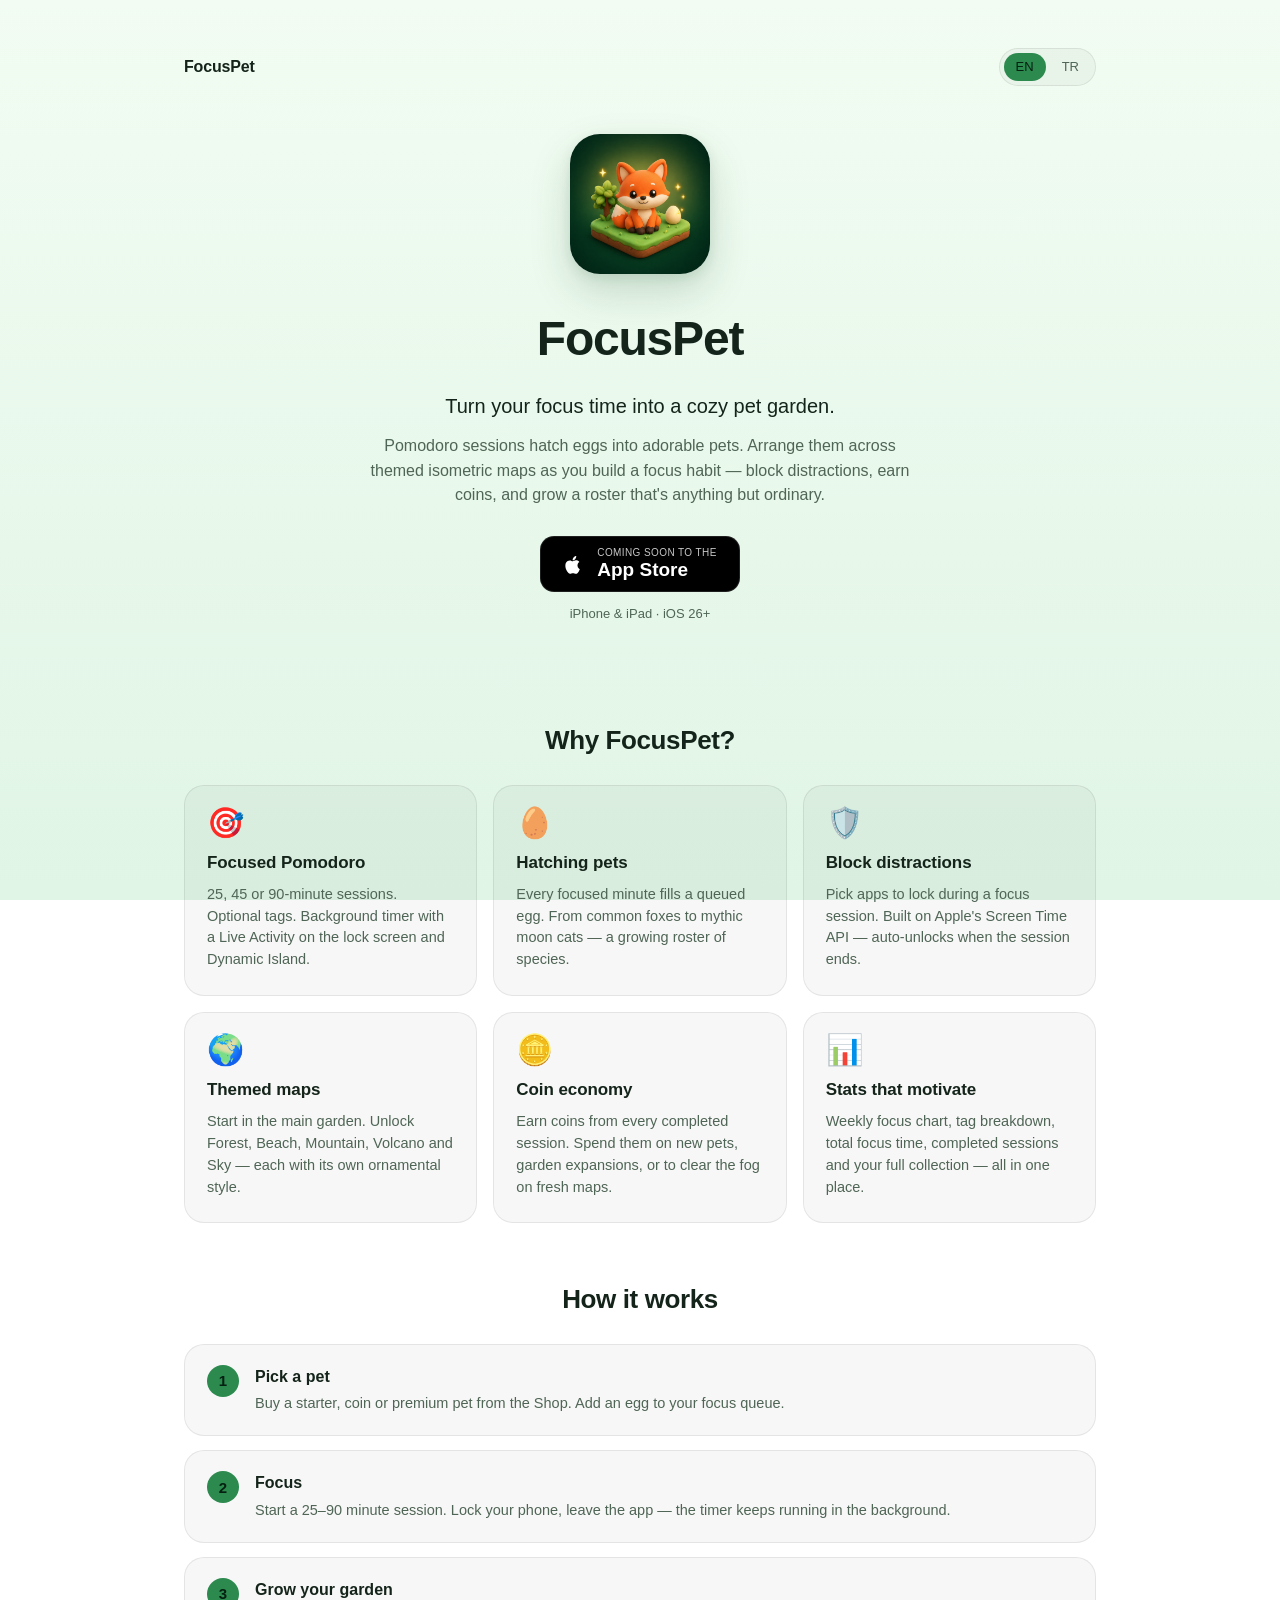
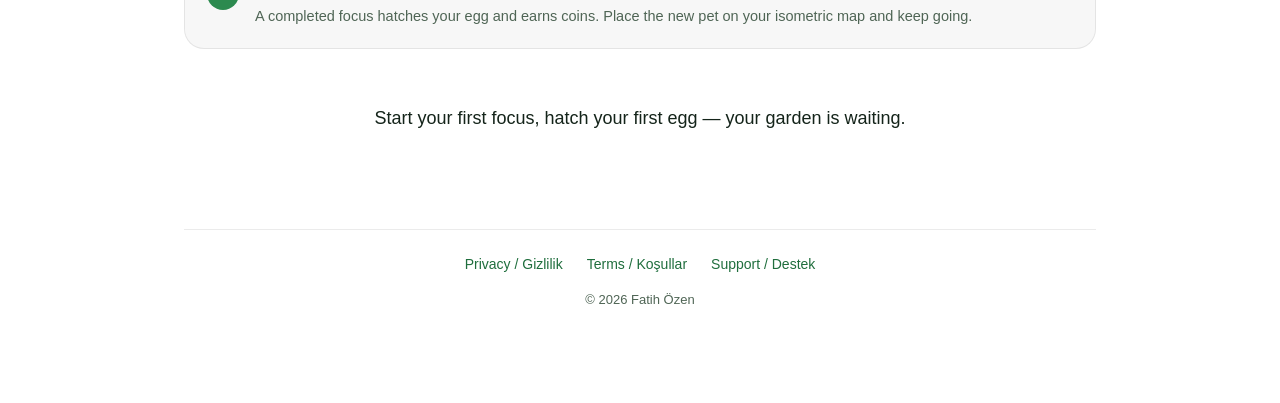
<file: index.html>
<!doctype html>
<html lang="en">
<head>
  <meta charset="utf-8" />
  <meta name="viewport" content="width=device-width, initial-scale=1" />
  <title>FocusPet — Focus timer with a pet garden</title>
  <meta name="description" content="FocusPet — a Pomodoro focus timer that hatches pets and grows an isometric garden while you work or study." />
  <meta property="og:title" content="FocusPet — Focus timer with a pet garden" />
  <meta property="og:description" content="Turn your focus time into a cozy pet garden. iPhone & iPad, iOS 26+." />
  <meta property="og:image" content="images/icon.png" />
  <meta name="theme-color" content="#0d1c12" />
  <link rel="icon" type="image/png" href="images/icon.png" />
  <link rel="stylesheet" href="styles.css" />
</head>
<body>
  <main class="page landing">
    <nav class="topnav">
      <a class="brand" href="index.html">FocusPet</a>
      <div class="lang-toggle" role="tablist" aria-label="Language">
        <button type="button" class="active" data-lang="en" aria-selected="true">EN</button>
        <button type="button" data-lang="tr" aria-selected="false">TR</button>
      </div>
    </nav>

    <section class="lang-section" data-lang="en">
      <header class="hero">
        <img src="images/icon.png" class="app-icon" alt="FocusPet app icon" width="140" height="140" />
        <h1>FocusPet</h1>
        <p class="hero-tagline">Turn your focus time into a cozy pet garden.</p>
        <p class="hero-sub">
          Pomodoro sessions hatch eggs into adorable pets. Arrange them across themed
          isometric maps as you build a focus habit — block distractions, earn coins,
          and grow a roster that's anything but ordinary.
        </p>
        <div class="cta-row">
          <span class="cta-pill" aria-label="Coming soon to the App Store">
            <svg class="cta-glyph" viewBox="0 0 24 24" aria-hidden="true">
              <path fill="currentColor" d="M17.05 13.34c-.02-2.05 1.68-3.04 1.76-3.08-.96-1.4-2.45-1.6-2.98-1.62-1.27-.13-2.48.74-3.13.74-.66 0-1.65-.73-2.71-.71-1.39.02-2.69.81-3.41 2.06-1.45 2.52-.37 6.24 1.04 8.29.69 1 1.51 2.13 2.58 2.09 1.04-.04 1.43-.67 2.69-.67 1.25 0 1.6.67 2.71.65 1.12-.02 1.83-1.02 2.51-2.03.79-1.17 1.12-2.3 1.14-2.36-.03-.01-2.18-.84-2.2-3.36zM15.07 7.39c.57-.71.96-1.69.85-2.67-.83.04-1.84.56-2.43 1.26-.53.62-1 1.62-.87 2.58.93.07 1.88-.47 2.45-1.17z"/>
            </svg>
            <span class="cta-text">
              <span class="cta-eyebrow">Coming soon to the</span>
              <span class="cta-store">App Store</span>
            </span>
          </span>
          <span class="cta-meta">iPhone &amp; iPad · iOS 26+</span>
        </div>
      </header>

      <section class="block">
        <h2 class="section-title">Why FocusPet?</h2>
        <div class="feature-grid">
          <div class="feature-card">
            <span class="feature-icon" aria-hidden="true">🎯</span>
            <h3>Focused Pomodoro</h3>
            <p>25, 45 or 90-minute sessions. Optional tags. Background timer with a Live Activity on the lock screen and Dynamic Island.</p>
          </div>
          <div class="feature-card">
            <span class="feature-icon" aria-hidden="true">🥚</span>
            <h3>Hatching pets</h3>
            <p>Every focused minute fills a queued egg. From common foxes to mythic moon cats — a growing roster of species.</p>
          </div>
          <div class="feature-card">
            <span class="feature-icon" aria-hidden="true">🛡️</span>
            <h3>Block distractions</h3>
            <p>Pick apps to lock during a focus session. Built on Apple's Screen Time API — auto-unlocks when the session ends.</p>
          </div>
          <div class="feature-card">
            <span class="feature-icon" aria-hidden="true">🌍</span>
            <h3>Themed maps</h3>
            <p>Start in the main garden. Unlock Forest, Beach, Mountain, Volcano and Sky — each with its own ornamental style.</p>
          </div>
          <div class="feature-card">
            <span class="feature-icon" aria-hidden="true">🪙</span>
            <h3>Coin economy</h3>
            <p>Earn coins from every completed session. Spend them on new pets, garden expansions, or to clear the fog on fresh maps.</p>
          </div>
          <div class="feature-card">
            <span class="feature-icon" aria-hidden="true">📊</span>
            <h3>Stats that motivate</h3>
            <p>Weekly focus chart, tag breakdown, total focus time, completed sessions and your full collection — all in one place.</p>
          </div>
        </div>
      </section>

      <section class="block">
        <h2 class="section-title">How it works</h2>
        <ol class="steps">
          <li>
            <span class="step-num">1</span>
            <div>
              <strong>Pick a pet</strong>
              <p>Buy a starter, coin or premium pet from the Shop. Add an egg to your focus queue.</p>
            </div>
          </li>
          <li>
            <span class="step-num">2</span>
            <div>
              <strong>Focus</strong>
              <p>Start a 25–90 minute session. Lock your phone, leave the app — the timer keeps running in the background.</p>
            </div>
          </li>
          <li>
            <span class="step-num">3</span>
            <div>
              <strong>Grow your garden</strong>
              <p>A completed focus hatches your egg and earns coins. Place the new pet on your isometric map and keep going.</p>
            </div>
          </li>
        </ol>
      </section>

      <section class="block closing">
        <p class="closing-line">Start your first focus, hatch your first egg — your garden is waiting.</p>
      </section>
    </section>

    <section class="lang-section" data-lang="tr" hidden>
      <header class="hero">
        <img src="images/icon.png" class="app-icon" alt="FocusPet uygulama ikonu" width="140" height="140" />
        <h1>FocusPet</h1>
        <p class="hero-tagline">Odak süreni sevimli bir hayvan bahçesine dönüştür.</p>
        <p class="hero-sub">
          Pomodoro seansların yumurtaları sevimli hayvanlara dönüştürür. Onları temalı izometrik
          haritalarda yerleştirirken bir odak alışkanlığı kurarsın — dikkat dağıtıcıları engelle,
          coin kazan, sıradanın çok ötesinde bir koleksiyon büyüt.
        </p>
        <div class="cta-row">
          <span class="cta-pill" aria-label="App Store'da yakında">
            <svg class="cta-glyph" viewBox="0 0 24 24" aria-hidden="true">
              <path fill="currentColor" d="M17.05 13.34c-.02-2.05 1.68-3.04 1.76-3.08-.96-1.4-2.45-1.6-2.98-1.62-1.27-.13-2.48.74-3.13.74-.66 0-1.65-.73-2.71-.71-1.39.02-2.69.81-3.41 2.06-1.45 2.52-.37 6.24 1.04 8.29.69 1 1.51 2.13 2.58 2.09 1.04-.04 1.43-.67 2.69-.67 1.25 0 1.6.67 2.71.65 1.12-.02 1.83-1.02 2.51-2.03.79-1.17 1.12-2.3 1.14-2.36-.03-.01-2.18-.84-2.2-3.36zM15.07 7.39c.57-.71.96-1.69.85-2.67-.83.04-1.84.56-2.43 1.26-.53.62-1 1.62-.87 2.58.93.07 1.88-.47 2.45-1.17z"/>
            </svg>
            <span class="cta-text">
              <span class="cta-eyebrow">Yakında</span>
              <span class="cta-store">App Store</span>
            </span>
          </span>
          <span class="cta-meta">iPhone &amp; iPad · iOS 26+</span>
        </div>
      </header>

      <section class="block">
        <h2 class="section-title">Neden FocusPet?</h2>
        <div class="feature-grid">
          <div class="feature-card">
            <span class="feature-icon" aria-hidden="true">🎯</span>
            <h3>Odaklanmış Pomodoro</h3>
            <p>25, 45 veya 90 dakikalık seanslar. İsteğe bağlı etiketler. Kilit ekranı ve Dinamik Ada'da Live Activity ile arka plan zamanlayıcısı.</p>
          </div>
          <div class="feature-card">
            <span class="feature-icon" aria-hidden="true">🥚</span>
            <h3>Açılan yumurtalar</h3>
            <p>Her odak dakikası sıradaki yumurtaya birikir. Common tilkilerden Mythic ay kedilerine — sürekli büyüyen bir tür kataloğu.</p>
          </div>
          <div class="feature-card">
            <span class="feature-icon" aria-hidden="true">🛡️</span>
            <h3>Dikkat dağıtıcı engelleme</h3>
            <p>Odak seansı sırasında kilitlenecek uygulamaları seç. Apple'ın Screen Time API'si üzerinde; seans bittiğinde otomatik açılır.</p>
          </div>
          <div class="feature-card">
            <span class="feature-icon" aria-hidden="true">🌍</span>
            <h3>Temalı haritalar</h3>
            <p>Ana bahçeyle başla. Orman, Kumsal, Dağ, Volkan ve Gökyüzü'nü sırayla aç — her birinin kendi süslemesi var.</p>
          </div>
          <div class="feature-card">
            <span class="feature-icon" aria-hidden="true">🪙</span>
            <h3>Coin ekonomisi</h3>
            <p>Her tamamlanan seanstan coin kazan. Coinleri yeni hayvanlar, bahçe genişletmesi veya yeni haritaların sisini dağıtmak için harca.</p>
          </div>
          <div class="feature-card">
            <span class="feature-icon" aria-hidden="true">📊</span>
            <h3>Motive eden istatistik</h3>
            <p>Haftalık odak grafiği, etiket dağılımı, toplam odak süresi, tamamlanan seanslar ve tüm koleksiyonun — hepsi tek yerde.</p>
          </div>
        </div>
      </section>

      <section class="block">
        <h2 class="section-title">Nasıl çalışır?</h2>
        <ol class="steps">
          <li>
            <span class="step-num">1</span>
            <div>
              <strong>Bir hayvan seç</strong>
              <p>Mağaza'dan starter, coin veya premium hayvan al. Odak sırasına bir yumurta ekle.</p>
            </div>
          </li>
          <li>
            <span class="step-num">2</span>
            <div>
              <strong>Odaklan</strong>
              <p>25–90 dakikalık bir seans başlat. Telefonu kilitleyebilir, uygulamadan çıkabilirsin — süre arka planda işlemeye devam eder.</p>
            </div>
          </li>
          <li>
            <span class="step-num">3</span>
            <div>
              <strong>Bahçeni büyüt</strong>
              <p>Tamamlanan odak yumurtanı açar ve coin kazandırır. Yeni hayvanı izometrik haritana yerleştir, devam et.</p>
            </div>
          </li>
        </ol>
      </section>

      <section class="block closing">
        <p class="closing-line">İlk odağına başla, ilk yumurtanı aç — küçük bir bahçe seni bekliyor.</p>
      </section>
    </section>

    <footer class="footer landing-footer">
      <div class="footer-links">
        <a href="privacy.html">Privacy / Gizlilik</a>
        <a href="terms.html">Terms / Koşullar</a>
        <a href="support.html">Support / Destek</a>
      </div>
      <p>© <span id="year"></span> Fatih Özen</p>
    </footer>
  </main>

  <script>
    document.getElementById('year').textContent = new Date().getFullYear();

    const buttons = document.querySelectorAll('.lang-toggle button');
    const sections = document.querySelectorAll('.lang-section');
    const browserLang = (navigator.language || 'en').toLowerCase().startsWith('tr') ? 'tr' : 'en';
    const initial = localStorage.getItem('focuspet.lang') || browserLang;

    function setLang(lang) {
      buttons.forEach(b => {
        const active = b.dataset.lang === lang;
        b.classList.toggle('active', active);
        b.setAttribute('aria-selected', active ? 'true' : 'false');
      });
      sections.forEach(s => { s.hidden = s.dataset.lang !== lang; });
      document.documentElement.lang = lang;
      localStorage.setItem('focuspet.lang', lang);
    }

    buttons.forEach(b => b.addEventListener('click', () => setLang(b.dataset.lang)));
    setLang(initial);
  </script>
</body>
</html>
</file>
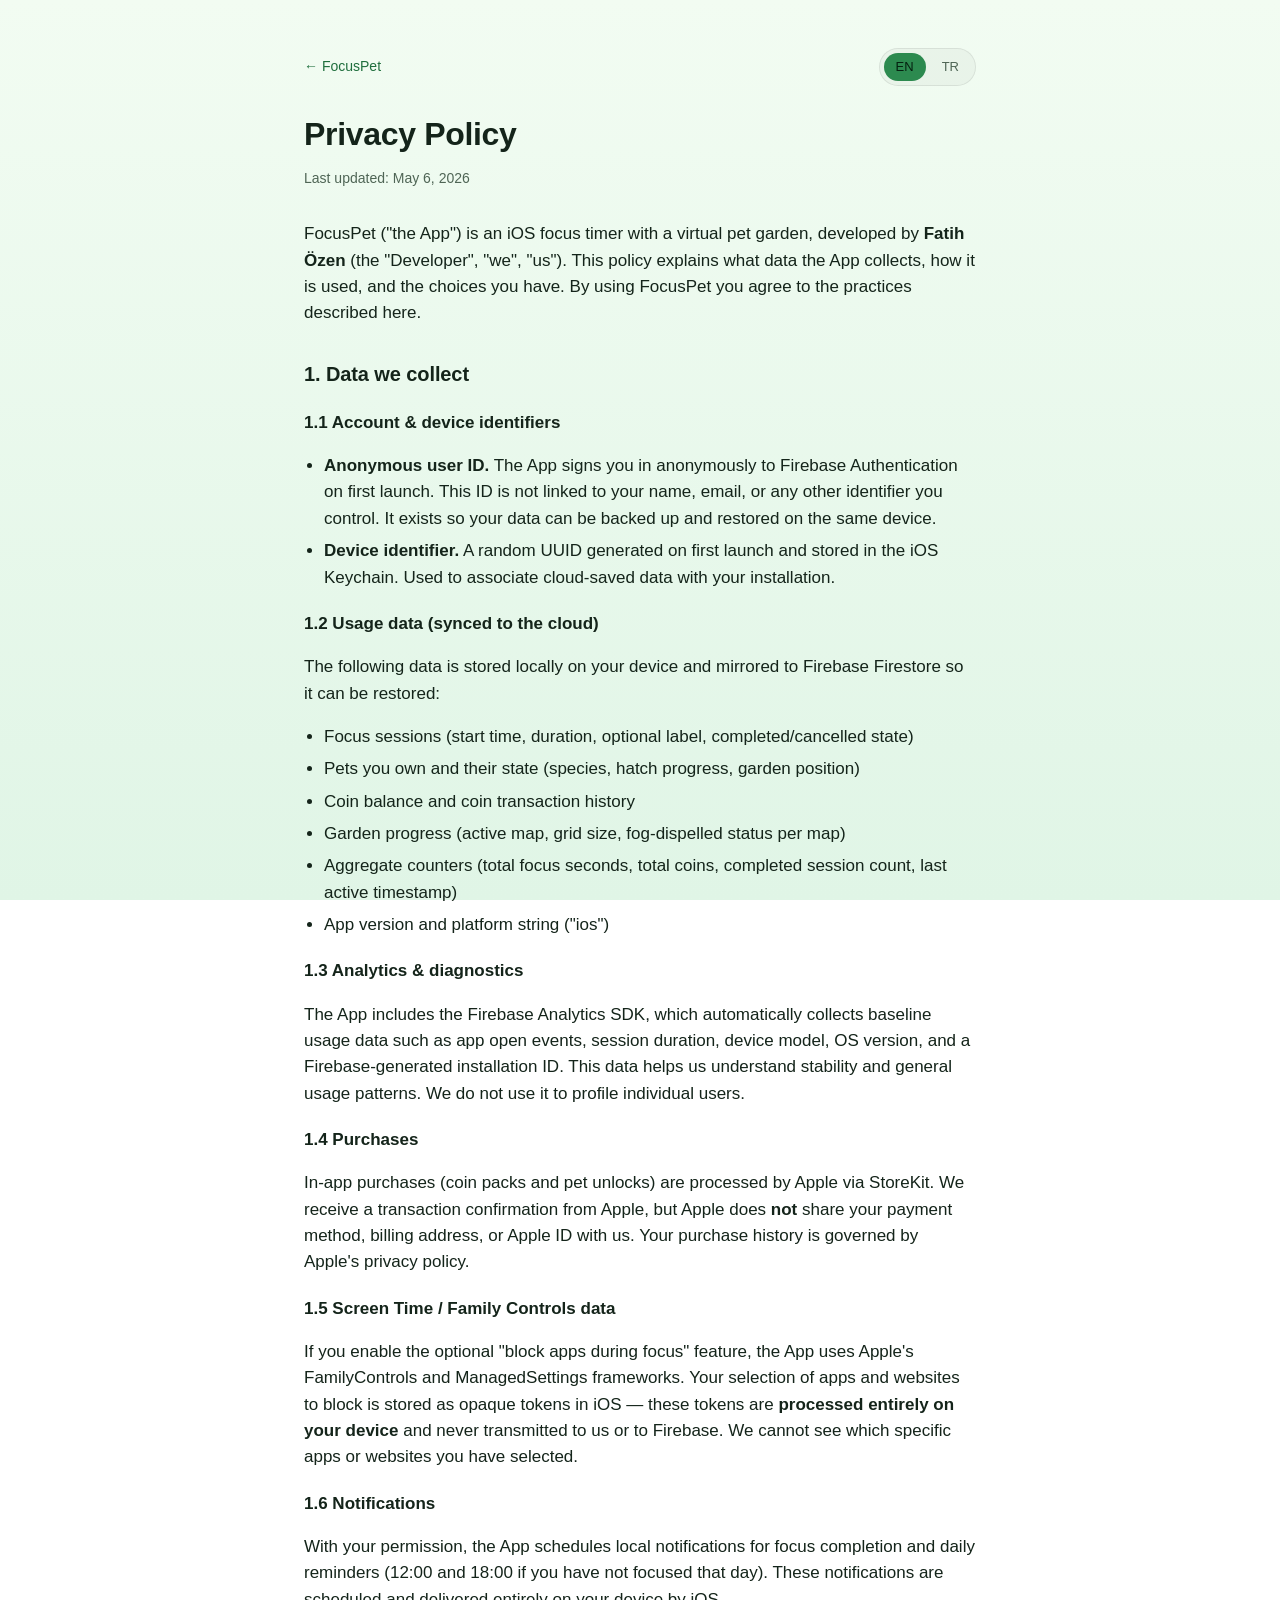
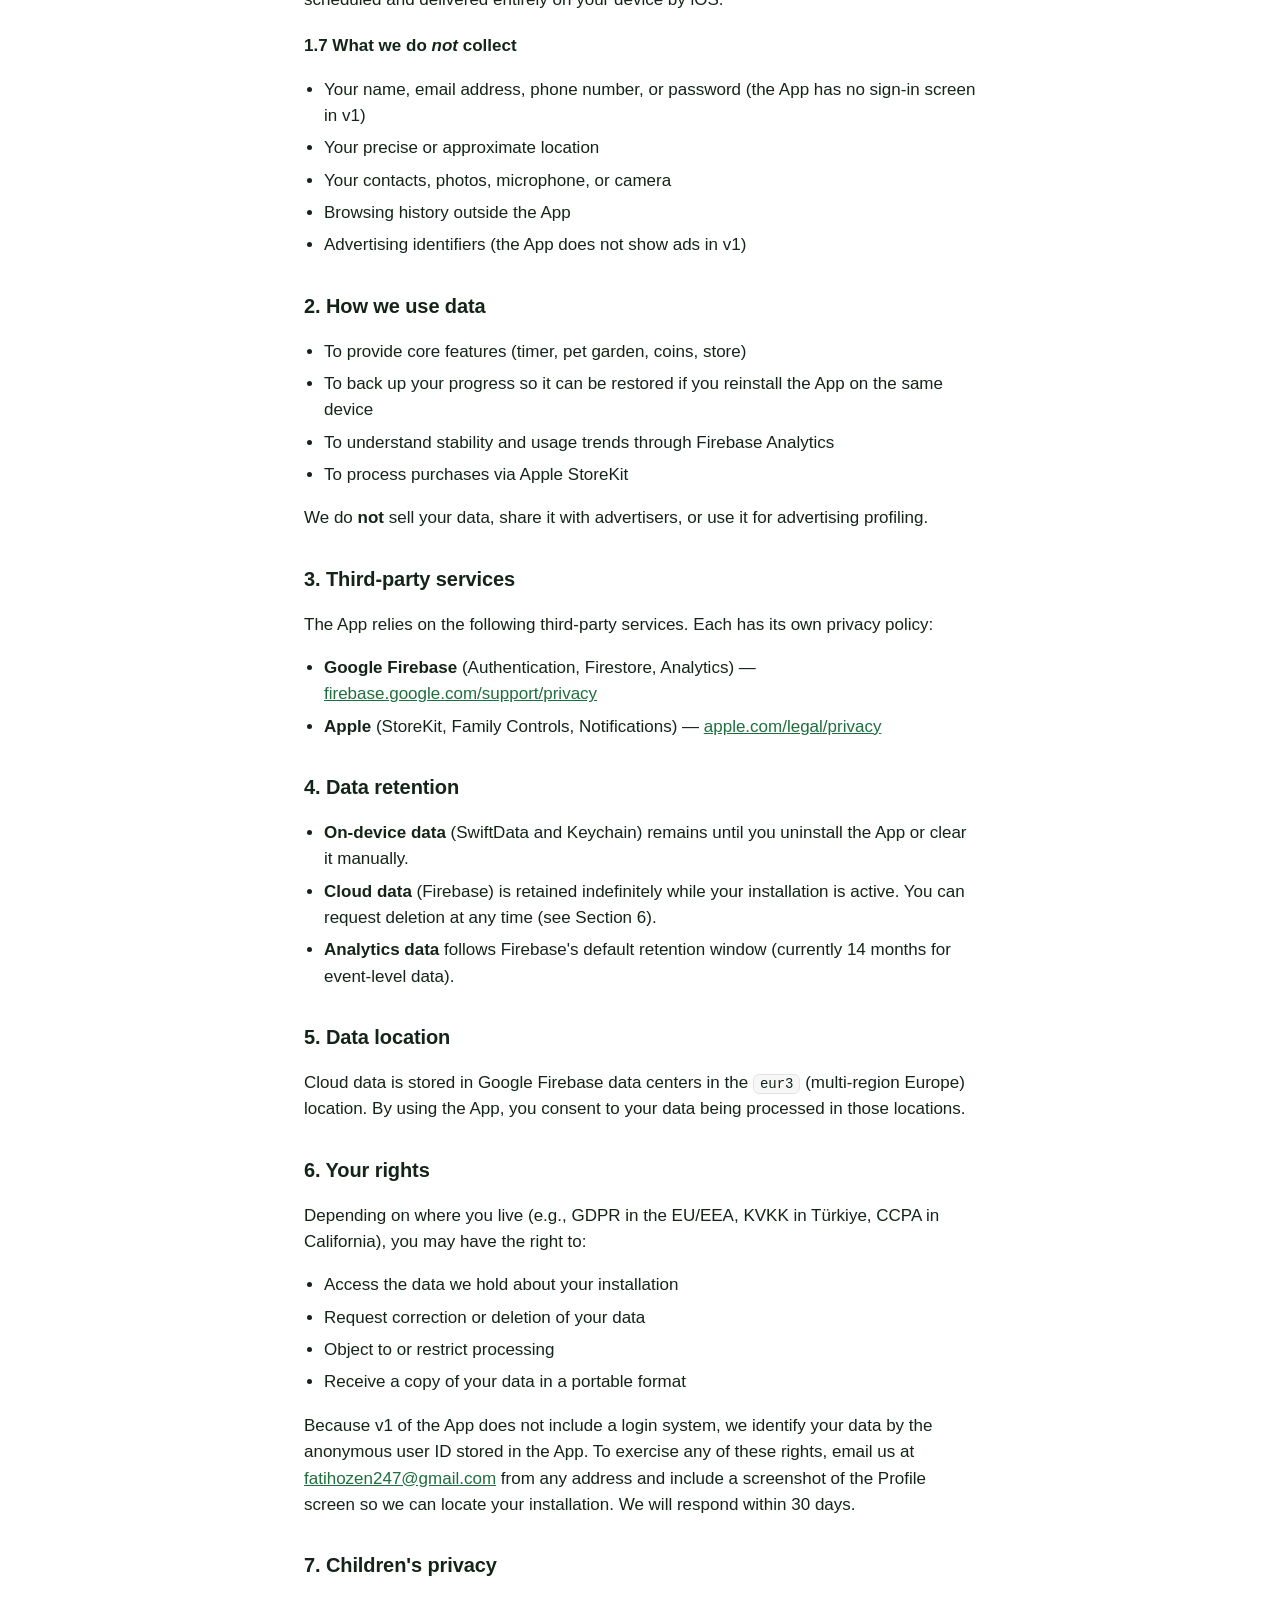
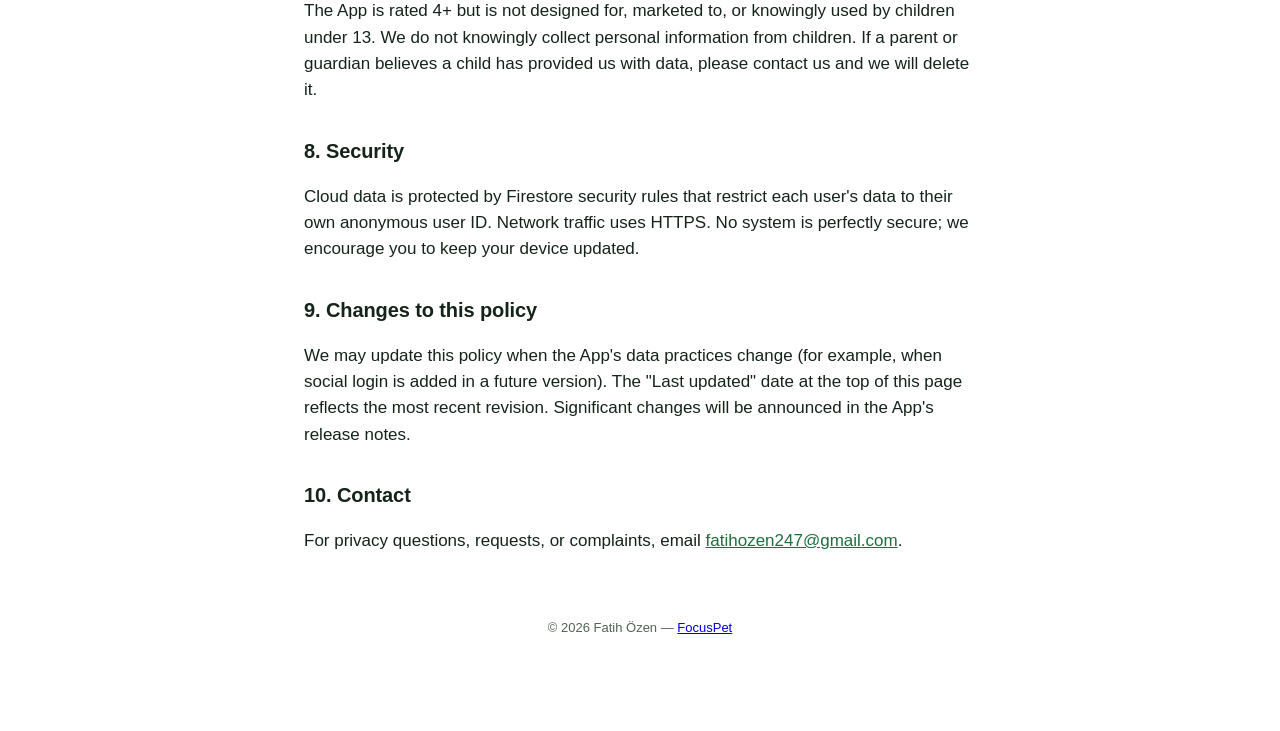
<file: privacy.html>
<!doctype html>
<html lang="en">
<head>
  <meta charset="utf-8" />
  <meta name="viewport" content="width=device-width, initial-scale=1" />
  <title>Privacy Policy — FocusPet</title>
  <meta name="description" content="FocusPet privacy policy — what we collect and why." />
  <link rel="stylesheet" href="styles.css" />
</head>
<body>
  <main class="page">
    <nav class="topnav">
      <a href="index.html">← FocusPet</a>
      <div class="lang-toggle" role="tablist" aria-label="Language">
        <button type="button" class="active" data-lang="en" aria-selected="true">EN</button>
        <button type="button" data-lang="tr" aria-selected="false">TR</button>
      </div>
    </nav>

    <article>
      <section class="lang-section" data-lang="en">
        <h1>Privacy Policy</h1>
        <p class="updated">Last updated: <span class="updated-date">May 6, 2026</span></p>

        <p>
          FocusPet ("the App") is an iOS focus timer with a virtual pet garden, developed by
          <strong>Fatih Özen</strong> (the "Developer", "we", "us"). This policy explains what data
          the App collects, how it is used, and the choices you have. By using FocusPet you agree
          to the practices described here.
        </p>

        <h2>1. Data we collect</h2>

        <h3>1.1 Account &amp; device identifiers</h3>
        <ul>
          <li>
            <strong>Anonymous user ID.</strong> The App signs you in anonymously to Firebase
            Authentication on first launch. This ID is not linked to your name, email, or any
            other identifier you control. It exists so your data can be backed up and restored
            on the same device.
          </li>
          <li>
            <strong>Device identifier.</strong> A random UUID generated on first launch and stored
            in the iOS Keychain. Used to associate cloud-saved data with your installation.
          </li>
        </ul>

        <h3>1.2 Usage data (synced to the cloud)</h3>
        <p>The following data is stored locally on your device and mirrored to Firebase Firestore so it can be restored:</p>
        <ul>
          <li>Focus sessions (start time, duration, optional label, completed/cancelled state)</li>
          <li>Pets you own and their state (species, hatch progress, garden position)</li>
          <li>Coin balance and coin transaction history</li>
          <li>Garden progress (active map, grid size, fog-dispelled status per map)</li>
          <li>Aggregate counters (total focus seconds, total coins, completed session count, last active timestamp)</li>
          <li>App version and platform string ("ios")</li>
        </ul>

        <h3>1.3 Analytics &amp; diagnostics</h3>
        <p>
          The App includes the Firebase Analytics SDK, which automatically collects baseline
          usage data such as app open events, session duration, device model, OS version, and
          a Firebase-generated installation ID. This data helps us understand stability and
          general usage patterns. We do not use it to profile individual users.
        </p>

        <h3>1.4 Purchases</h3>
        <p>
          In-app purchases (coin packs and pet unlocks) are processed by Apple via StoreKit.
          We receive a transaction confirmation from Apple, but Apple does <strong>not</strong>
          share your payment method, billing address, or Apple ID with us. Your purchase
          history is governed by Apple's privacy policy.
        </p>

        <h3>1.5 Screen Time / Family Controls data</h3>
        <p>
          If you enable the optional "block apps during focus" feature, the App uses Apple's
          FamilyControls and ManagedSettings frameworks. Your selection of apps and websites
          to block is stored as opaque tokens in iOS — these tokens are
          <strong>processed entirely on your device</strong> and never transmitted to us or
          to Firebase. We cannot see which specific apps or websites you have selected.
        </p>

        <h3>1.6 Notifications</h3>
        <p>
          With your permission, the App schedules local notifications for focus completion and
          daily reminders (12:00 and 18:00 if you have not focused that day). These notifications
          are scheduled and delivered entirely on your device by iOS.
        </p>

        <h3>1.7 What we do <em>not</em> collect</h3>
        <ul>
          <li>Your name, email address, phone number, or password (the App has no sign-in screen in v1)</li>
          <li>Your precise or approximate location</li>
          <li>Your contacts, photos, microphone, or camera</li>
          <li>Browsing history outside the App</li>
          <li>Advertising identifiers (the App does not show ads in v1)</li>
        </ul>

        <h2>2. How we use data</h2>
        <ul>
          <li>To provide core features (timer, pet garden, coins, store)</li>
          <li>To back up your progress so it can be restored if you reinstall the App on the same device</li>
          <li>To understand stability and usage trends through Firebase Analytics</li>
          <li>To process purchases via Apple StoreKit</li>
        </ul>
        <p>We do <strong>not</strong> sell your data, share it with advertisers, or use it for advertising profiling.</p>

        <h2>3. Third-party services</h2>
        <p>The App relies on the following third-party services. Each has its own privacy policy:</p>
        <ul>
          <li>
            <strong>Google Firebase</strong> (Authentication, Firestore, Analytics) —
            <a href="https://firebase.google.com/support/privacy" target="_blank" rel="noopener">firebase.google.com/support/privacy</a>
          </li>
          <li>
            <strong>Apple</strong> (StoreKit, Family Controls, Notifications) —
            <a href="https://www.apple.com/legal/privacy/" target="_blank" rel="noopener">apple.com/legal/privacy</a>
          </li>
        </ul>

        <h2>4. Data retention</h2>
        <ul>
          <li><strong>On-device data</strong> (SwiftData and Keychain) remains until you uninstall the App or clear it manually.</li>
          <li><strong>Cloud data</strong> (Firebase) is retained indefinitely while your installation is active. You can request deletion at any time (see Section 6).</li>
          <li><strong>Analytics data</strong> follows Firebase's default retention window (currently 14 months for event-level data).</li>
        </ul>

        <h2>5. Data location</h2>
        <p>
          Cloud data is stored in Google Firebase data centers in the <code>eur3</code>
          (multi-region Europe) location. By using the App, you consent to your data being
          processed in those locations.
        </p>

        <h2>6. Your rights</h2>
        <p>
          Depending on where you live (e.g., GDPR in the EU/EEA, KVKK in Türkiye, CCPA in
          California), you may have the right to:
        </p>
        <ul>
          <li>Access the data we hold about your installation</li>
          <li>Request correction or deletion of your data</li>
          <li>Object to or restrict processing</li>
          <li>Receive a copy of your data in a portable format</li>
        </ul>
        <p>
          Because v1 of the App does not include a login system, we identify your data by the
          anonymous user ID stored in the App. To exercise any of these rights, email us at
          <a href="mailto:fatihozen247@gmail.com">fatihozen247@gmail.com</a> from any address
          and include a screenshot of the Profile screen so we can locate your installation.
          We will respond within 30 days.
        </p>

        <h2>7. Children's privacy</h2>
        <p>
          The App is rated 4+ but is not designed for, marketed to, or knowingly used by
          children under 13. We do not knowingly collect personal information from children.
          If a parent or guardian believes a child has provided us with data, please contact
          us and we will delete it.
        </p>

        <h2>8. Security</h2>
        <p>
          Cloud data is protected by Firestore security rules that restrict each user's data
          to their own anonymous user ID. Network traffic uses HTTPS. No system is perfectly
          secure; we encourage you to keep your device updated.
        </p>

        <h2>9. Changes to this policy</h2>
        <p>
          We may update this policy when the App's data practices change (for example, when
          social login is added in a future version). The "Last updated" date at the top of
          this page reflects the most recent revision. Significant changes will be announced
          in the App's release notes.
        </p>

        <h2>10. Contact</h2>
        <p>
          For privacy questions, requests, or complaints, email
          <a href="mailto:fatihozen247@gmail.com">fatihozen247@gmail.com</a>.
        </p>
      </section>

      <section class="lang-section" data-lang="tr" hidden>
        <h1>Gizlilik Politikası</h1>
        <p class="updated">Son güncelleme: <span class="updated-date">6 Mayıs 2026</span></p>

        <p>
          FocusPet ("Uygulama"), <strong>Fatih Özen</strong> ("Geliştirici", "biz") tarafından
          geliştirilen, sanal bir hayvan bahçesi ile çalışan iOS odak/pomodoro uygulamasıdır.
          Bu politika; Uygulamanın hangi verileri topladığını, neden topladığını ve sahip
          olduğun seçenekleri açıklar. FocusPet'i kullanarak burada anlatılan uygulamaları
          kabul etmiş olursun.
        </p>

        <h2>1. Topladığımız veriler</h2>

        <h3>1.1 Hesap ve cihaz tanımlayıcıları</h3>
        <ul>
          <li>
            <strong>Anonim kullanıcı kimliği.</strong> Uygulama ilk açılışta seni Firebase
            Authentication'a anonim olarak kaydeder. Bu kimlik adın, e-posta adresin veya
            kontrol ettiğin başka bir tanımlayıcıyla bağlantılı değildir; verilerinin aynı
            cihazda yedeklenip geri yüklenebilmesi için vardır.
          </li>
          <li>
            <strong>Cihaz tanımlayıcısı.</strong> İlk açılışta üretilen rastgele bir UUID
            iOS Keychain'de saklanır. Buluttaki verilerinin kurulumunla eşleşmesi için
            kullanılır.
          </li>
        </ul>

        <h3>1.2 Kullanım verileri (buluta yedeklenir)</h3>
        <p>
          Aşağıdaki veriler cihazında lokal olarak saklanır ve geri yüklenebilmesi için
          Firebase Firestore'a aynalanır:
        </p>
        <ul>
          <li>Odak oturumları (başlangıç zamanı, süre, opsiyonel etiket, tamamlandı/iptal durumu)</li>
          <li>Sahip olduğun hayvanlar ve durumları (tür, çıkış ilerlemesi, bahçedeki konum)</li>
          <li>Coin bakiyesi ve coin işlem geçmişi</li>
          <li>Bahçe ilerlemesi (aktif harita, grid boyutu, harita başına sis durumu)</li>
          <li>Toplam sayaçlar (toplam odak saniyesi, toplam coin, tamamlanmış oturum sayısı, son aktiflik zamanı)</li>
          <li>Uygulama sürümü ve platform bilgisi ("ios")</li>
        </ul>

        <h3>1.3 Analitik ve teşhis</h3>
        <p>
          Uygulama, Firebase Analytics SDK'sını içerir; bu SDK uygulama açılış olayları,
          oturum süresi, cihaz modeli, OS sürümü ve Firebase tarafından üretilen bir kurulum
          kimliği gibi temel kullanım verilerini otomatik olarak toplar. Bu veriler
          Uygulamanın kararlılığını ve genel kullanım örüntülerini anlamamıza yardımcı olur;
          tek tek kullanıcıları profillemek için kullanılmaz.
        </p>

        <h3>1.4 Satın alımlar</h3>
        <p>
          Uygulama içi satın alımlar (coin paketleri ve hayvan açma) Apple tarafından StoreKit
          üzerinden işlenir. Apple bize işlemin onayını iletir, ancak ödeme yöntemini, fatura
          adresini veya Apple ID'ni bizimle <strong>paylaşmaz</strong>. Satın alım geçmişin
          Apple'ın gizlilik politikasına tabidir.
        </p>

        <h3>1.5 Ekran Süresi / FamilyControls verileri</h3>
        <p>
          "Odak sırasında uygulamaları engelle" özelliğini etkinleştirirsen Uygulama, Apple'ın
          FamilyControls ve ManagedSettings çerçevelerini kullanır. Engellemek için seçtiğin
          uygulamalar ve siteler iOS tarafında opak token'lar olarak saklanır; bu token'lar
          <strong>tamamen cihazında işlenir</strong> ve bize ya da Firebase'e asla
          gönderilmez. Hangi uygulamayı veya siteyi seçtiğini biz göremeyiz.
        </p>

        <h3>1.6 Bildirimler</h3>
        <p>
          İzin verirsen Uygulama, odak tamamlanma bildirimleri ve günlük hatırlatmalar (o gün
          odaklanmadıysan 12:00 ve 18:00) için lokal bildirimler planlar. Bu bildirimler
          tamamen iOS tarafından cihazında planlanır ve teslim edilir.
        </p>

        <h3>1.7 Toplamadığımız şeyler</h3>
        <ul>
          <li>Adın, e-posta adresin, telefon numaran veya parolan (v1'de Uygulamada giriş ekranı yoktur)</li>
          <li>Konumun (kesin veya yaklaşık)</li>
          <li>Rehberin, fotoğrafların, mikrofonun veya kameran</li>
          <li>Uygulama dışındaki tarama geçmişin</li>
          <li>Reklam tanımlayıcıları (v1'de Uygulama reklam göstermez)</li>
        </ul>

        <h2>2. Verileri nasıl kullanırız</h2>
        <ul>
          <li>Temel özellikleri sunmak için (timer, hayvan bahçesi, coin, mağaza)</li>
          <li>Aynı cihaza yeniden yüklediğinde ilerlemeni geri yükleyebilmek için</li>
          <li>Firebase Analytics ile kararlılık ve kullanım eğilimlerini anlamak için</li>
          <li>Apple StoreKit üzerinden satın alımları işlemek için</li>
        </ul>
        <p>
          Verilerini <strong>satmayız</strong>, reklamcılarla paylaşmayız ve reklam profillemesi
          için kullanmayız.
        </p>

        <h2>3. Üçüncü taraf hizmetleri</h2>
        <p>
          Uygulama aşağıdaki üçüncü taraf hizmetlerine dayanır. Her birinin kendi gizlilik
          politikası vardır:
        </p>
        <ul>
          <li>
            <strong>Google Firebase</strong> (Authentication, Firestore, Analytics) —
            <a href="https://firebase.google.com/support/privacy" target="_blank" rel="noopener">firebase.google.com/support/privacy</a>
          </li>
          <li>
            <strong>Apple</strong> (StoreKit, Family Controls, bildirimler) —
            <a href="https://www.apple.com/legal/privacy/" target="_blank" rel="noopener">apple.com/legal/privacy</a>
          </li>
        </ul>

        <h2>4. Veri saklama</h2>
        <ul>
          <li>
            <strong>Cihazdaki veriler</strong> (SwiftData ve Keychain) Uygulamayı silene veya
            manuel temizleyene kadar kalır.
          </li>
          <li>
            <strong>Bulut verileri</strong> (Firebase) kurulumun aktif olduğu sürece süresiz
            saklanır. İstediğin zaman silinmesini talep edebilirsin (Bölüm 6).
          </li>
          <li>
            <strong>Analitik verileri</strong> Firebase'in varsayılan saklama süresine tabidir
            (şu anda olay bazlı veriler için 14 ay).
          </li>
        </ul>

        <h2>5. Veri konumu</h2>
        <p>
          Bulut verileri Google Firebase'in <code>eur3</code> (Avrupa çoklu bölge) konumundaki
          veri merkezlerinde saklanır. Uygulamayı kullanarak verilerinin bu konumlarda
          işlenmesine onay vermiş olursun.
        </p>

        <h2>6. Haklarınız</h2>
        <p>
          Yaşadığın yere bağlı olarak (örn. AB/EEA'da GDPR, Türkiye'de KVKK, Kaliforniya'da
          CCPA) şu haklara sahip olabilirsin:
        </p>
        <ul>
          <li>Kurulumun hakkında tuttuğumuz verilere erişim</li>
          <li>Verinin düzeltilmesini veya silinmesini talep etme</li>
          <li>İşlemeye itiraz etme veya kısıtlama</li>
          <li>Verinin taşınabilir bir formatta kopyasını alma</li>
        </ul>
        <p>
          Uygulamanın v1'inde giriş sistemi olmadığı için verini Uygulamada tutulan anonim
          kullanıcı kimliğiyle tanımlarız. Bu haklardan herhangi birini kullanmak için
          <a href="mailto:fatihozen247@gmail.com">fatihozen247@gmail.com</a> adresine herhangi
          bir e-posta adresinden yaz; kurulumunu bulabilmemiz için Profil ekranının ekran
          görüntüsünü ekle. 30 gün içinde dönüş yaparız.
        </p>

        <h2>7. Çocukların gizliliği</h2>
        <p>
          Uygulama 4+ olarak derecelendirilmiştir, ancak 13 yaş altı çocuklar için
          tasarlanmamıştır, onlara pazarlanmaz ve bilerek kullanılmasına yönelik değildir.
          Çocuklardan bilerek kişisel veri toplamayız. Bir ebeveyn veya vasi, bir çocuğun
          bize veri sağladığını düşünüyorsa lütfen bizimle iletişime geçsin; sileriz.
        </p>

        <h2>8. Güvenlik</h2>
        <p>
          Bulut verileri, her kullanıcının verisini kendi anonim kullanıcı kimliğiyle
          sınırlayan Firestore güvenlik kurallarıyla korunur. Ağ trafiği HTTPS kullanır.
          Hiçbir sistem mükemmel güvenli değildir; cihazını güncel tutmanı öneririz.
        </p>

        <h2>9. Politikadaki değişiklikler</h2>
        <p>
          Uygulamanın veri uygulamaları değiştiğinde (örneğin gelecekteki bir sürümde sosyal
          giriş eklendiğinde) bu politikayı güncelleyebiliriz. Sayfanın üstündeki "Son
          güncelleme" tarihi en son revizyonu yansıtır. Önemli değişiklikler Uygulamanın
          sürüm notlarında duyurulur.
        </p>

        <h2>10. İletişim</h2>
        <p>
          Gizlilikle ilgili soru, talep veya şikayetler için
          <a href="mailto:fatihozen247@gmail.com">fatihozen247@gmail.com</a> adresine yaz.
        </p>
      </section>
    </article>

    <footer class="footer">
      <p>© <span id="year"></span> Fatih Özen — <a href="index.html">FocusPet</a></p>
    </footer>
  </main>

  <script>
    document.getElementById('year').textContent = new Date().getFullYear();

    const buttons = document.querySelectorAll('.lang-toggle button');
    const sections = document.querySelectorAll('.lang-section');
    const browserLang = (navigator.language || 'en').toLowerCase().startsWith('tr') ? 'tr' : 'en';
    const initial = localStorage.getItem('focuspet.lang') || browserLang;

    function setLang(lang) {
      buttons.forEach(b => {
        const active = b.dataset.lang === lang;
        b.classList.toggle('active', active);
        b.setAttribute('aria-selected', active ? 'true' : 'false');
      });
      sections.forEach(s => { s.hidden = s.dataset.lang !== lang; });
      document.documentElement.lang = lang;
      localStorage.setItem('focuspet.lang', lang);
    }

    buttons.forEach(b => b.addEventListener('click', () => setLang(b.dataset.lang)));
    setLang(initial);
  </script>
</body>
</html>
</file>
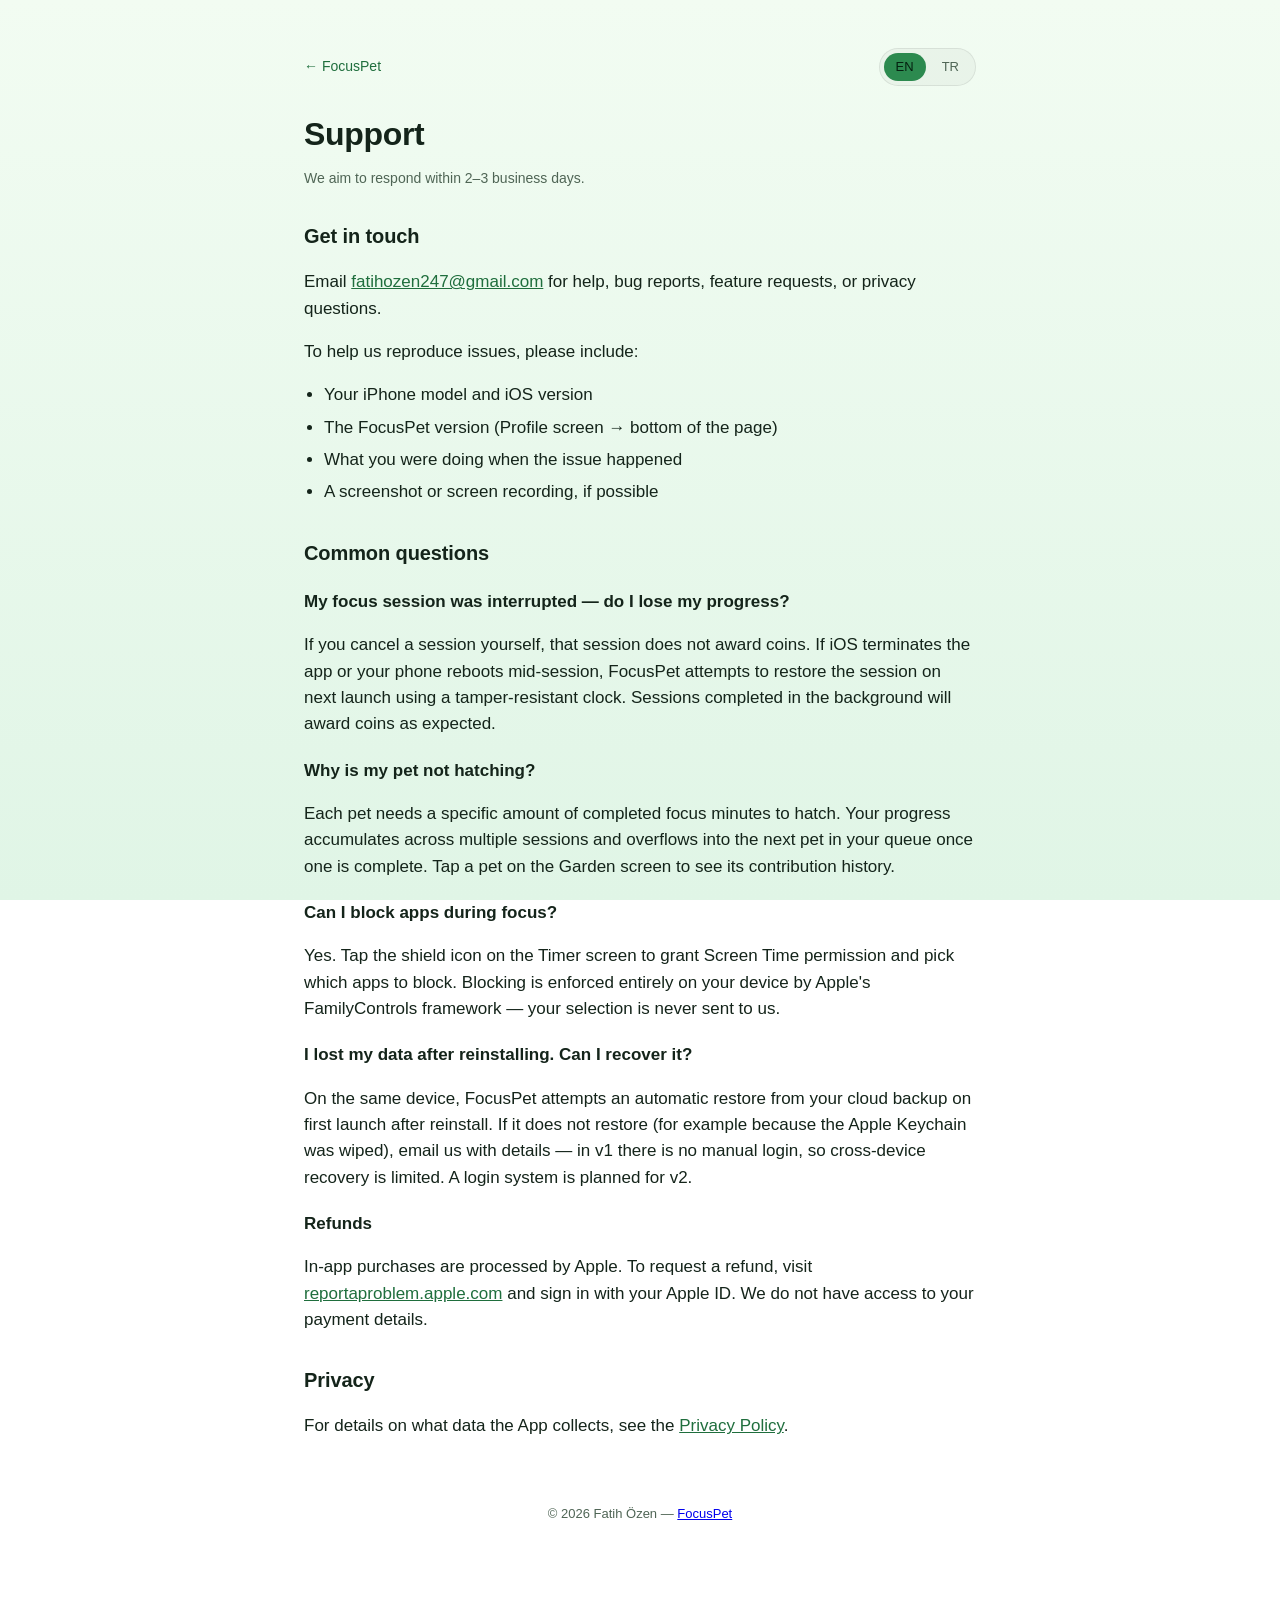
<file: support.html>
<!doctype html>
<html lang="en">
<head>
  <meta charset="utf-8" />
  <meta name="viewport" content="width=device-width, initial-scale=1" />
  <title>Support — FocusPet</title>
  <meta name="description" content="FocusPet support — get help, report a bug, or send feedback." />
  <link rel="stylesheet" href="styles.css" />
</head>
<body>
  <main class="page">
    <nav class="topnav">
      <a href="index.html">← FocusPet</a>
      <div class="lang-toggle" role="tablist" aria-label="Language">
        <button type="button" class="active" data-lang="en" aria-selected="true">EN</button>
        <button type="button" data-lang="tr" aria-selected="false">TR</button>
      </div>
    </nav>

    <article>
      <section class="lang-section" data-lang="en">
        <h1>Support</h1>
        <p class="updated">We aim to respond within 2–3 business days.</p>

        <h2>Get in touch</h2>
        <p>
          Email <a href="mailto:fatihozen247@gmail.com?subject=FocusPet%20Support">fatihozen247@gmail.com</a>
          for help, bug reports, feature requests, or privacy questions.
        </p>
        <p>To help us reproduce issues, please include:</p>
        <ul>
          <li>Your iPhone model and iOS version</li>
          <li>The FocusPet version (Profile screen → bottom of the page)</li>
          <li>What you were doing when the issue happened</li>
          <li>A screenshot or screen recording, if possible</li>
        </ul>

        <h2>Common questions</h2>

        <h3>My focus session was interrupted — do I lose my progress?</h3>
        <p>
          If you cancel a session yourself, that session does not award coins. If iOS
          terminates the app or your phone reboots mid-session, FocusPet attempts to restore
          the session on next launch using a tamper-resistant clock. Sessions completed in
          the background will award coins as expected.
        </p>

        <h3>Why is my pet not hatching?</h3>
        <p>
          Each pet needs a specific amount of completed focus minutes to hatch. Your progress
          accumulates across multiple sessions and overflows into the next pet in your queue
          once one is complete. Tap a pet on the Garden screen to see its contribution
          history.
        </p>

        <h3>Can I block apps during focus?</h3>
        <p>
          Yes. Tap the shield icon on the Timer screen to grant Screen Time permission and
          pick which apps to block. Blocking is enforced entirely on your device by Apple's
          FamilyControls framework — your selection is never sent to us.
        </p>

        <h3>I lost my data after reinstalling. Can I recover it?</h3>
        <p>
          On the same device, FocusPet attempts an automatic restore from your cloud backup
          on first launch after reinstall. If it does not restore (for example because the
          Apple Keychain was wiped), email us with details — in v1 there is no manual login,
          so cross-device recovery is limited. A login system is planned for v2.
        </p>

        <h3>Refunds</h3>
        <p>
          In-app purchases are processed by Apple. To request a refund, visit
          <a href="https://reportaproblem.apple.com" target="_blank" rel="noopener">reportaproblem.apple.com</a>
          and sign in with your Apple ID. We do not have access to your payment details.
        </p>

        <h2>Privacy</h2>
        <p>
          For details on what data the App collects, see the
          <a href="privacy.html">Privacy Policy</a>.
        </p>
      </section>

      <section class="lang-section" data-lang="tr" hidden>
        <h1>Destek</h1>
        <p class="updated">2–3 iş günü içinde dönüş yapmayı hedefliyoruz.</p>

        <h2>Bize ulaş</h2>
        <p>
          Yardım, hata bildirimi, özellik isteği veya gizlilik sorusu için
          <a href="mailto:fatihozen247@gmail.com?subject=FocusPet%20Destek">fatihozen247@gmail.com</a>
          adresine yaz.
        </p>
        <p>Sorunu yeniden üretebilmemiz için lütfen şunları ekle:</p>
        <ul>
          <li>iPhone modelin ve iOS sürümün</li>
          <li>FocusPet sürümü (Profil ekranı → sayfa altı)</li>
          <li>Sorun olduğunda ne yapıyordun</li>
          <li>Mümkünse ekran görüntüsü veya kayıt</li>
        </ul>

        <h2>Sık sorulanlar</h2>

        <h3>Odak oturumum kesildi — ilerlemem kayboluyor mu?</h3>
        <p>
          Sen bir oturumu kendin iptal edersen o oturum coin vermez. iOS uygulamayı kapatırsa
          ya da telefon ortada yeniden başlarsa, FocusPet bir sonraki açılışta hile-dirençli
          bir saat kullanarak oturumu geri yüklemeye çalışır. Arka planda tamamlanan
          oturumlar normal şekilde coin verir.
        </p>

        <h3>Hayvanım neden çıkmıyor?</h3>
        <p>
          Her hayvanın çıkması için belirli sayıda tamamlanmış odak dakikası gerekir.
          İlerlemen birden fazla oturumda birikir ve bir hayvan tamamlandığında kuyruktaki
          bir sonraki hayvana akar. Bahçe ekranında bir hayvana dokunarak ona katkıda
          bulunan oturumları görebilirsin.
        </p>

        <h3>Odak sırasında uygulamaları engelleyebilir miyim?</h3>
        <p>
          Evet. Timer ekranındaki kalkan ikonuna dokunarak Ekran Süresi iznini ver ve hangi
          uygulamaların engelleneceğini seç. Engelleme tamamen cihazında Apple'ın
          FamilyControls çerçevesi tarafından uygulanır — seçimin bize asla gönderilmez.
        </p>

        <h3>Yeniden yükledikten sonra verim kayboldu. Geri alabilir miyim?</h3>
        <p>
          Aynı cihazda FocusPet, yeniden yüklemeden sonraki ilk açılışta bulut yedeğinden
          otomatik geri yükleme dener. Geri yüklenmezse (örn. Apple Keychain temizlendiyse)
          bize detaylarla yaz — v1'de manuel giriş olmadığı için cihazdan cihaza geri
          yükleme sınırlıdır. Giriş sistemi v2 için planlanıyor.
        </p>

        <h3>İade</h3>
        <p>
          Uygulama içi satın alımlar Apple tarafından işlenir. İade talebi için
          <a href="https://reportaproblem.apple.com" target="_blank" rel="noopener">reportaproblem.apple.com</a>
          adresine Apple ID'nle gir. Ödeme bilgilerine erişimimiz yoktur.
        </p>

        <h2>Gizlilik</h2>
        <p>
          Uygulamanın hangi verileri topladığını öğrenmek için
          <a href="privacy.html">Gizlilik Politikası</a> sayfasına bak.
        </p>
      </section>
    </article>

    <footer class="footer">
      <p>© <span id="year"></span> Fatih Özen — <a href="index.html">FocusPet</a></p>
    </footer>
  </main>

  <script>
    document.getElementById('year').textContent = new Date().getFullYear();

    const buttons = document.querySelectorAll('.lang-toggle button');
    const sections = document.querySelectorAll('.lang-section');
    const browserLang = (navigator.language || 'en').toLowerCase().startsWith('tr') ? 'tr' : 'en';
    const initial = localStorage.getItem('focuspet.lang') || browserLang;

    function setLang(lang) {
      buttons.forEach(b => {
        const active = b.dataset.lang === lang;
        b.classList.toggle('active', active);
        b.setAttribute('aria-selected', active ? 'true' : 'false');
      });
      sections.forEach(s => { s.hidden = s.dataset.lang !== lang; });
      document.documentElement.lang = lang;
      localStorage.setItem('focuspet.lang', lang);
    }

    buttons.forEach(b => b.addEventListener('click', () => setLang(b.dataset.lang)));
    setLang(initial);
  </script>
</body>
</html>
</file>
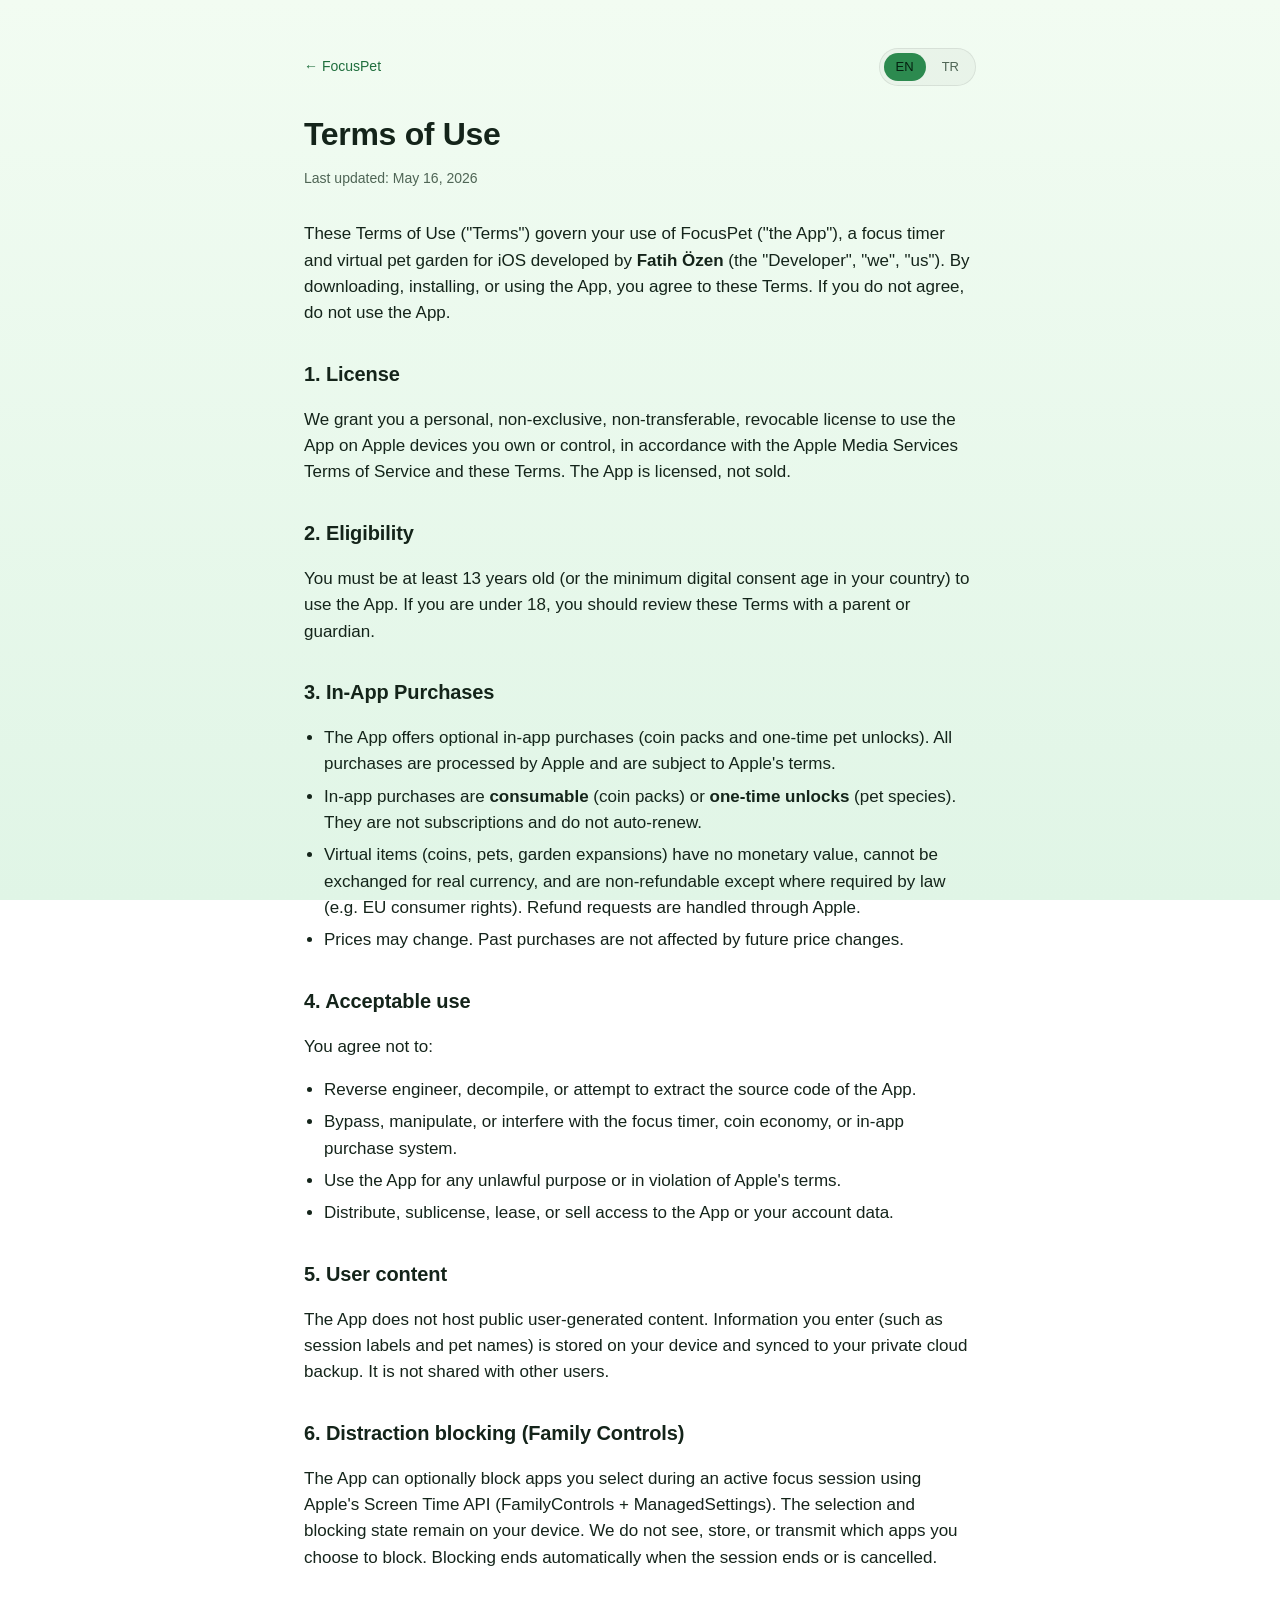
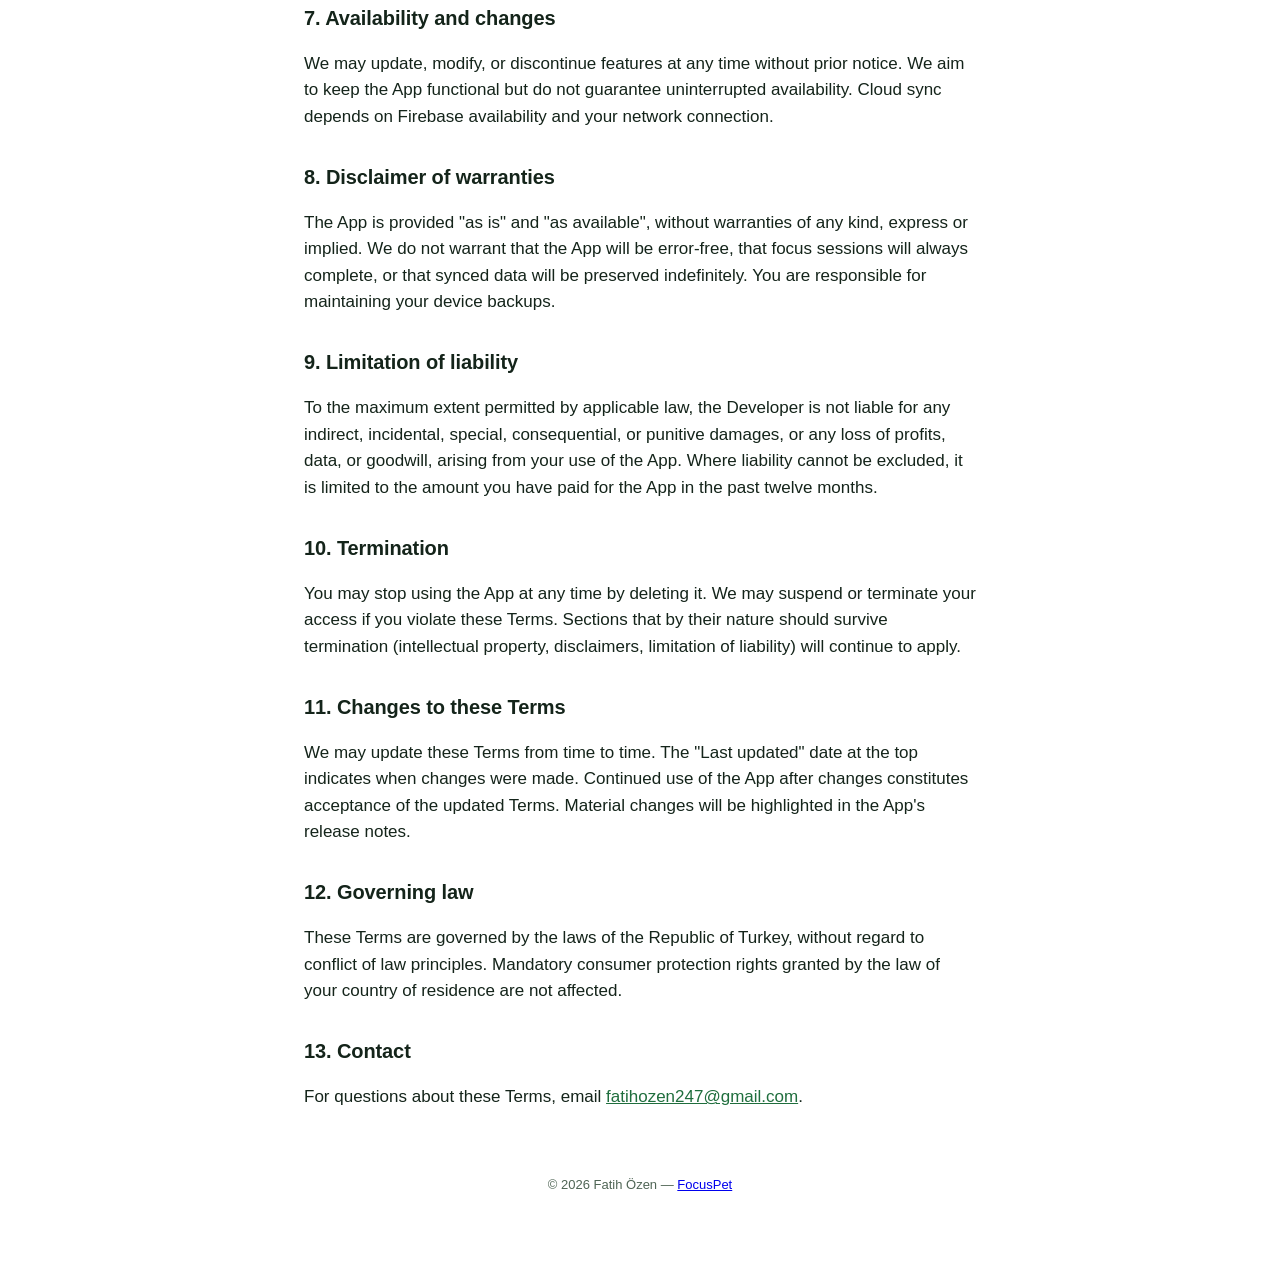
<file: terms.html>
<!doctype html>
<html lang="en">
<head>
  <meta charset="utf-8" />
  <meta name="viewport" content="width=device-width, initial-scale=1" />
  <title>Terms of Use — FocusPet</title>
  <meta name="description" content="FocusPet terms of use — how you may use the app." />
  <link rel="stylesheet" href="styles.css" />
</head>
<body>
  <main class="page">
    <nav class="topnav">
      <a href="index.html">← FocusPet</a>
      <div class="lang-toggle" role="tablist" aria-label="Language">
        <button type="button" class="active" data-lang="en" aria-selected="true">EN</button>
        <button type="button" data-lang="tr" aria-selected="false">TR</button>
      </div>
    </nav>

    <article>
      <section class="lang-section" data-lang="en">
        <h1>Terms of Use</h1>
        <p class="updated">Last updated: <span class="updated-date">May 16, 2026</span></p>

        <p>
          These Terms of Use ("Terms") govern your use of FocusPet ("the App"), a focus timer and
          virtual pet garden for iOS developed by <strong>Fatih Özen</strong> (the "Developer",
          "we", "us"). By downloading, installing, or using the App, you agree to these Terms. If
          you do not agree, do not use the App.
        </p>

        <h2>1. License</h2>
        <p>
          We grant you a personal, non-exclusive, non-transferable, revocable license to use the
          App on Apple devices you own or control, in accordance with the Apple Media Services
          Terms of Service and these Terms. The App is licensed, not sold.
        </p>

        <h2>2. Eligibility</h2>
        <p>
          You must be at least 13 years old (or the minimum digital consent age in your country)
          to use the App. If you are under 18, you should review these Terms with a parent or
          guardian.
        </p>

        <h2>3. In-App Purchases</h2>
        <ul>
          <li>
            The App offers optional in-app purchases (coin packs and one-time pet unlocks). All
            purchases are processed by Apple and are subject to Apple's terms.
          </li>
          <li>
            In-app purchases are <strong>consumable</strong> (coin packs) or <strong>one-time
            unlocks</strong> (pet species). They are not subscriptions and do not auto-renew.
          </li>
          <li>
            Virtual items (coins, pets, garden expansions) have no monetary value, cannot be
            exchanged for real currency, and are non-refundable except where required by law
            (e.g. EU consumer rights). Refund requests are handled through Apple.
          </li>
          <li>
            Prices may change. Past purchases are not affected by future price changes.
          </li>
        </ul>

        <h2>4. Acceptable use</h2>
        <p>You agree not to:</p>
        <ul>
          <li>Reverse engineer, decompile, or attempt to extract the source code of the App.</li>
          <li>Bypass, manipulate, or interfere with the focus timer, coin economy, or in-app
              purchase system.</li>
          <li>Use the App for any unlawful purpose or in violation of Apple's terms.</li>
          <li>Distribute, sublicense, lease, or sell access to the App or your account data.</li>
        </ul>

        <h2>5. User content</h2>
        <p>
          The App does not host public user-generated content. Information you enter (such as
          session labels and pet names) is stored on your device and synced to your private cloud
          backup. It is not shared with other users.
        </p>

        <h2>6. Distraction blocking (Family Controls)</h2>
        <p>
          The App can optionally block apps you select during an active focus session using
          Apple's Screen Time API (FamilyControls + ManagedSettings). The selection and blocking
          state remain on your device. We do not see, store, or transmit which apps you choose to
          block. Blocking ends automatically when the session ends or is cancelled.
        </p>

        <h2>7. Availability and changes</h2>
        <p>
          We may update, modify, or discontinue features at any time without prior notice. We aim
          to keep the App functional but do not guarantee uninterrupted availability. Cloud sync
          depends on Firebase availability and your network connection.
        </p>

        <h2>8. Disclaimer of warranties</h2>
        <p>
          The App is provided "as is" and "as available", without warranties of any kind, express
          or implied. We do not warrant that the App will be error-free, that focus sessions will
          always complete, or that synced data will be preserved indefinitely. You are responsible
          for maintaining your device backups.
        </p>

        <h2>9. Limitation of liability</h2>
        <p>
          To the maximum extent permitted by applicable law, the Developer is not liable for any
          indirect, incidental, special, consequential, or punitive damages, or any loss of
          profits, data, or goodwill, arising from your use of the App. Where liability cannot be
          excluded, it is limited to the amount you have paid for the App in the past twelve
          months.
        </p>

        <h2>10. Termination</h2>
        <p>
          You may stop using the App at any time by deleting it. We may suspend or terminate your
          access if you violate these Terms. Sections that by their nature should survive
          termination (intellectual property, disclaimers, limitation of liability) will continue
          to apply.
        </p>

        <h2>11. Changes to these Terms</h2>
        <p>
          We may update these Terms from time to time. The "Last updated" date at the top
          indicates when changes were made. Continued use of the App after changes constitutes
          acceptance of the updated Terms. Material changes will be highlighted in the App's
          release notes.
        </p>

        <h2>12. Governing law</h2>
        <p>
          These Terms are governed by the laws of the Republic of Turkey, without regard to
          conflict of law principles. Mandatory consumer protection rights granted by the law of
          your country of residence are not affected.
        </p>

        <h2>13. Contact</h2>
        <p>
          For questions about these Terms, email
          <a href="mailto:fatihozen247@gmail.com">fatihozen247@gmail.com</a>.
        </p>
      </section>

      <section class="lang-section" data-lang="tr" hidden>
        <h1>Kullanım Koşulları</h1>
        <p class="updated">Son güncelleme: <span class="updated-date">16 Mayıs 2026</span></p>

        <p>
          Bu Kullanım Koşulları ("Koşullar"); <strong>Fatih Özen</strong> ("Geliştirici", "biz")
          tarafından geliştirilen iOS odak zamanlayıcısı ve sanal hayvan bahçesi uygulaması
          FocusPet'in ("Uygulama") kullanımını düzenler. Uygulamayı indirerek, kurarak veya
          kullanarak bu Koşulları kabul etmiş olursun. Kabul etmiyorsan Uygulamayı kullanma.
        </p>

        <h2>1. Lisans</h2>
        <p>
          Apple Medya Hizmetleri Şartları ve bu Koşullara uygun olarak, sahip olduğun veya
          kontrol ettiğin Apple cihazlarında Uygulamayı kullanman için sana kişisel, münhasır
          olmayan, devredilemez ve geri alınabilir bir lisans veriyoruz. Uygulama satılmaz,
          lisanslanır.
        </p>

        <h2>2. Uygunluk</h2>
        <p>
          Uygulamayı kullanmak için en az 13 yaşında (veya ülkendeki dijital onay yaşında) olman
          gerekir. 18 yaşın altındaysan bu Koşulları ebeveyninle ya da vasinle birlikte gözden
          geçirmeni öneririz.
        </p>

        <h2>3. Uygulama içi satın almalar</h2>
        <ul>
          <li>
            Uygulamada isteğe bağlı uygulama içi satın almalar (coin paketleri ve tek seferlik
            hayvan kilit açmaları) mevcuttur. Tüm satın almalar Apple üzerinden işlenir ve
            Apple'ın koşullarına tabidir.
          </li>
          <li>
            Satın almalar <strong>tüketilebilir</strong> (coin paketleri) veya <strong>tek
            seferlik kilit açma</strong> (hayvan türü) niteliğindedir. Abonelik değildir,
            otomatik yenilenmez.
          </li>
          <li>
            Sanal öğelerin (coin, hayvan, bahçe genişletmesi) parasal değeri yoktur, gerçek
            paraya çevrilemez ve yasanın gerektirdiği durumlar dışında (örneğin AB tüketici
            hakları) iade edilemez. İade talepleri Apple üzerinden yönetilir.
          </li>
          <li>
            Fiyatlar değişebilir. Geçmiş satın almalar gelecekteki fiyat değişikliklerinden
            etkilenmez.
          </li>
        </ul>

        <h2>4. Kabul edilebilir kullanım</h2>
        <p>Şunları yapmamayı kabul edersin:</p>
        <ul>
          <li>Uygulamanın kaynak kodunu tersine mühendislikle çıkarmak, derlemeyi geri almak.</li>
          <li>Odak zamanlayıcısını, coin ekonomisini veya uygulama içi satın alma sistemini
              atlatmak, manipüle etmek veya bunlara müdahale etmek.</li>
          <li>Uygulamayı yasa dışı amaçlarla ya da Apple'ın koşullarını ihlal ederek kullanmak.</li>
          <li>Uygulamaya veya hesap verilerine erişimi dağıtmak, alt lisanslamak, kiralamak veya
              satmak.</li>
        </ul>

        <h2>5. Kullanıcı içeriği</h2>
        <p>
          Uygulama herkese açık kullanıcı içeriği barındırmaz. Girdiğin bilgiler (oturum
          etiketleri, hayvan isimleri gibi) cihazında saklanır ve özel bulut yedeğine senkronize
          edilir. Diğer kullanıcılarla paylaşılmaz.
        </p>

        <h2>6. Dikkat dağıtıcı engelleme (Family Controls)</h2>
        <p>
          Uygulama, aktif bir odak seansı sırasında Apple'ın Screen Time API'sini (FamilyControls
          + ManagedSettings) kullanarak senin seçtiğin uygulamaları isteğe bağlı olarak
          engelleyebilir. Seçim ve engelleme durumu cihazında kalır; hangi uygulamaları engellemeyi
          seçtiğini görmüyor, saklamıyor veya iletmiyoruz. Engelleme, seans bittiğinde veya iptal
          edildiğinde otomatik olarak kalkar.
        </p>

        <h2>7. Kullanılabilirlik ve değişiklikler</h2>
        <p>
          Özellikleri istediğimiz zaman önceden bildirimde bulunmaksızın güncelleyebilir, değiştirebilir
          veya kullanımdan kaldırabiliriz. Uygulamayı işler tutmayı hedefliyoruz ama kesintisiz
          kullanılabilirlik garanti etmiyoruz. Bulut senkronizasyonu Firebase'in çalışmasına ve ağ
          bağlantına bağlıdır.
        </p>

        <h2>8. Garanti reddi</h2>
        <p>
          Uygulama "olduğu gibi" ve "mevcut olduğu kadar" sunulur; açık ya da örtük hiçbir garanti
          verilmez. Uygulamanın hatasız olacağını, odak seanslarının her zaman tamamlanacağını ya
          da senkronize edilen verilerin süresiz korunacağını garanti etmiyoruz. Cihaz yedeklerini
          tutmaktan sen sorumlusun.
        </p>

        <h2>9. Sorumluluk sınırlaması</h2>
        <p>
          Geçerli yasanın izin verdiği en geniş ölçüde, Geliştirici Uygulamanın kullanımından
          doğan dolaylı, arızi, özel, sonuç olarak ortaya çıkan veya cezai zararlardan; kâr,
          veri veya itibar kaybından sorumlu değildir. Sorumluluğun hariç tutulamayacağı yerlerde,
          son on iki ayda Uygulama için ödediğin tutarla sınırlıdır.
        </p>

        <h2>10. Sonlandırma</h2>
        <p>
          Uygulamayı silerek istediğin zaman kullanmayı bırakabilirsin. Bu Koşulları ihlal edersen
          erişimini askıya alabilir veya sonlandırabiliriz. Sonlandırmadan sonra geçerli kalması
          gereken bölümler (fikri mülkiyet, garanti reddi, sorumluluk sınırlaması) yürürlükte
          kalmaya devam eder.
        </p>

        <h2>11. Koşullarda değişiklikler</h2>
        <p>
          Bu Koşulları zaman zaman güncelleyebiliriz. Üstteki "Son güncelleme" tarihi değişikliklerin
          yapıldığı zamanı gösterir. Değişikliklerden sonra Uygulamayı kullanmaya devam etmen
          güncellenmiş Koşulları kabul ettiğin anlamına gelir. Önemli değişiklikler Uygulamanın
          sürüm notlarında vurgulanır.
        </p>

        <h2>12. Geçerli hukuk</h2>
        <p>
          Bu Koşullar, kanunlar ihtilafı ilkeleri dikkate alınmaksızın Türkiye Cumhuriyeti
          kanunlarına tabidir. İkamet ettiğin ülkenin tüketici koruma yasalarının tanıdığı zorunlu
          haklar etkilenmez.
        </p>

        <h2>13. İletişim</h2>
        <p>
          Bu Koşullarla ilgili sorular için
          <a href="mailto:fatihozen247@gmail.com">fatihozen247@gmail.com</a> adresine yazabilirsin.
        </p>
      </section>
    </article>

    <footer class="footer">
      <p>© <span id="year"></span> Fatih Özen — <a href="index.html">FocusPet</a></p>
    </footer>
  </main>

  <script>
    document.getElementById('year').textContent = new Date().getFullYear();

    const buttons = document.querySelectorAll('.lang-toggle button');
    const sections = document.querySelectorAll('.lang-section');
    const browserLang = (navigator.language || 'en').toLowerCase().startsWith('tr') ? 'tr' : 'en';
    const initial = localStorage.getItem('focuspet.lang') || browserLang;

    function setLang(lang) {
      buttons.forEach(b => {
        const active = b.dataset.lang === lang;
        b.classList.toggle('active', active);
        b.setAttribute('aria-selected', active ? 'true' : 'false');
      });
      sections.forEach(s => { s.hidden = s.dataset.lang !== lang; });
      document.documentElement.lang = lang;
      localStorage.setItem('focuspet.lang', lang);
    }

    buttons.forEach(b => b.addEventListener('click', () => setLang(b.dataset.lang)));
    setLang(initial);
  </script>
</body>
</html>
</file>
<file: styles.css>
:root {
  --bg-top: #0d1c12;
  --bg-bottom: #05100a;
  --surface: rgba(255, 255, 255, 0.04);
  --surface-strong: rgba(255, 255, 255, 0.06);
  --surface-border: rgba(255, 255, 255, 0.08);
  --text: #e8f3ea;
  --text-dim: #a3b3a6;
  --accent: #7fd49a;
  --accent-strong: #5fc483;
  --link: #9ee0b3;
  --radius: 14px;
  --radius-lg: 20px;
  --max-width: 720px;
  --max-width-wide: 960px;
}

@media (prefers-color-scheme: light) {
  :root {
    --bg-top: #f2fcf2;
    --bg-bottom: #e0f5e6;
    --surface: rgba(0, 0, 0, 0.03);
    --surface-strong: rgba(0, 0, 0, 0.05);
    --surface-border: rgba(0, 0, 0, 0.08);
    --text: #14241a;
    --text-dim: #4f6555;
    --accent: #2c8a4f;
    --accent-strong: #226d3f;
    --link: #1f6e3d;
  }
}

* { box-sizing: border-box; }

html, body {
  margin: 0;
  padding: 0;
  font-family: -apple-system, BlinkMacSystemFont, "SF Pro Text", "Segoe UI", Roboto, sans-serif;
  font-size: 17px;
  line-height: 1.55;
  color: var(--text);
  background: linear-gradient(180deg, var(--bg-top) 0%, var(--bg-bottom) 100%);
  background-attachment: fixed;
  min-height: 100vh;
  -webkit-font-smoothing: antialiased;
}

.page {
  max-width: var(--max-width);
  margin: 0 auto;
  padding: 48px 24px 80px;
}

.page.landing {
  max-width: var(--max-width-wide);
}

/* ─── Topnav ──────────────────────────────────────────────── */

.topnav {
  display: flex;
  align-items: center;
  justify-content: space-between;
  margin-bottom: 24px;
  font-size: 14px;
}

.topnav a {
  color: var(--link);
  text-decoration: none;
}

.topnav a:hover { text-decoration: underline; }

.topnav .brand {
  font-weight: 700;
  font-size: 16px;
  letter-spacing: -0.01em;
  color: var(--text);
}

.topnav .brand:hover { text-decoration: none; opacity: 0.8; }

.lang-toggle {
  display: inline-flex;
  gap: 4px;
  padding: 4px;
  background: var(--surface);
  border: 1px solid var(--surface-border);
  border-radius: 999px;
}

.lang-toggle button {
  border: 0;
  background: transparent;
  color: var(--text-dim);
  font: inherit;
  font-size: 13px;
  font-weight: 500;
  padding: 4px 12px;
  border-radius: 999px;
  cursor: pointer;
}

.lang-toggle button.active {
  background: var(--accent);
  color: #052010;
}

.lang-section[hidden] { display: none; }

/* ─── Hero ─────────────────────────────────────────────────── */

.hero {
  text-align: center;
  padding: 24px 0 48px;
}

.app-icon {
  width: 140px;
  height: 140px;
  border-radius: 30px;
  display: inline-block;
  margin: 0 auto 20px;
  box-shadow: 0 24px 48px rgba(0, 0, 0, 0.35), 0 4px 12px rgba(0, 0, 0, 0.18);
}

@media (prefers-color-scheme: light) {
  .app-icon { box-shadow: 0 18px 40px rgba(20, 80, 40, 0.18), 0 4px 12px rgba(20, 80, 40, 0.10); }
}

.hero h1 {
  font-size: 48px;
  margin: 0 0 14px;
  letter-spacing: -0.025em;
  font-weight: 700;
}

.hero-tagline {
  margin: 0 0 12px;
  font-size: 20px;
  font-weight: 500;
  color: var(--text);
}

.hero-sub {
  max-width: 540px;
  margin: 0 auto 28px;
  font-size: 16px;
  color: var(--text-dim);
}

.tagline {
  margin: 4px 0;
  font-size: 18px;
  color: var(--text-dim);
}

.tagline-tr {
  margin: 4px 0 0;
  font-size: 16px;
  color: var(--text-dim);
  opacity: 0.85;
}

.cta-row {
  display: flex;
  flex-direction: column;
  align-items: center;
  gap: 12px;
}

.cta-pill {
  display: inline-flex;
  align-items: center;
  gap: 12px;
  padding: 10px 22px 10px 18px;
  background: #000;
  color: #fff;
  border-radius: 14px;
  border: 1px solid rgba(255, 255, 255, 0.12);
  text-decoration: none;
  user-select: none;
}

@media (prefers-color-scheme: light) {
  .cta-pill { background: #000; color: #fff; }
}

.cta-glyph {
  width: 26px;
  height: 26px;
  flex-shrink: 0;
}

.cta-text {
  display: flex;
  flex-direction: column;
  align-items: flex-start;
  line-height: 1.1;
}

.cta-eyebrow {
  font-size: 10px;
  letter-spacing: 0.04em;
  text-transform: uppercase;
  opacity: 0.78;
}

.cta-store {
  font-size: 19px;
  font-weight: 600;
  margin-top: 2px;
}

.cta-meta {
  font-size: 13px;
  color: var(--text-dim);
}

/* ─── Section blocks ──────────────────────────────────────── */

.block {
  padding: 48px 0 8px;
}

.block.closing {
  text-align: center;
  padding-bottom: 32px;
}

.section-title {
  font-size: 26px;
  font-weight: 700;
  letter-spacing: -0.015em;
  margin: 0 0 24px;
  text-align: center;
}

.closing-line {
  font-size: 18px;
  color: var(--text);
  margin: 0;
}

/* ─── Feature grid ────────────────────────────────────────── */

.feature-grid {
  display: grid;
  grid-template-columns: repeat(3, 1fr);
  gap: 16px;
}

@media (max-width: 820px) {
  .feature-grid { grid-template-columns: repeat(2, 1fr); }
}

@media (max-width: 520px) {
  .feature-grid { grid-template-columns: 1fr; }
}

.feature-card {
  padding: 22px 22px 24px;
  border-radius: var(--radius-lg);
  background: var(--surface);
  border: 1px solid var(--surface-border);
  transition: transform 0.15s ease, border-color 0.15s ease, background 0.15s ease;
}

.feature-card:hover {
  transform: translateY(-2px);
  border-color: var(--accent);
  background: var(--surface-strong);
}

.feature-icon {
  display: inline-block;
  font-size: 30px;
  line-height: 1;
  margin-bottom: 12px;
}

.feature-card h3 {
  font-size: 17px;
  font-weight: 600;
  margin: 0 0 8px;
  letter-spacing: -0.005em;
}

.feature-card p {
  font-size: 14.5px;
  margin: 0;
  color: var(--text-dim);
  line-height: 1.5;
}

/* ─── Steps ───────────────────────────────────────────────── */

.steps {
  list-style: none;
  padding: 0;
  margin: 0;
  display: flex;
  flex-direction: column;
  gap: 14px;
}

.steps li {
  display: flex;
  gap: 16px;
  align-items: flex-start;
  padding: 20px 22px;
  background: var(--surface);
  border: 1px solid var(--surface-border);
  border-radius: var(--radius-lg);
}

.step-num {
  flex-shrink: 0;
  width: 32px;
  height: 32px;
  border-radius: 999px;
  background: var(--accent);
  color: #052010;
  font-weight: 700;
  font-size: 15px;
  display: inline-flex;
  align-items: center;
  justify-content: center;
}

.steps li > div { flex: 1; }

.steps strong {
  display: block;
  font-size: 16px;
  font-weight: 600;
  margin-bottom: 4px;
}

.steps p {
  margin: 0;
  font-size: 14.5px;
  color: var(--text-dim);
  line-height: 1.5;
}

/* ─── Footer ──────────────────────────────────────────────── */

.footer {
  margin-top: 64px;
  text-align: center;
  color: var(--text-dim);
  font-size: 13px;
}

.landing-footer {
  border-top: 1px solid var(--surface-border);
  padding-top: 24px;
}

.footer-links {
  display: flex;
  justify-content: center;
  gap: 24px;
  margin-bottom: 14px;
  flex-wrap: wrap;
}

.footer-links a {
  color: var(--link);
  text-decoration: none;
  font-size: 14px;
}

.footer-links a:hover { text-decoration: underline; }

/* ─── Legacy link cards (kept for older pages if any) ─────── */

.links {
  display: grid;
  grid-template-columns: 1fr 1fr;
  gap: 16px;
  margin: 24px 0 48px;
}

@media (max-width: 540px) {
  .links { grid-template-columns: 1fr; }
}

.link-card {
  display: flex;
  flex-direction: column;
  gap: 4px;
  padding: 20px 22px;
  border-radius: var(--radius);
  background: var(--surface);
  border: 1px solid var(--surface-border);
  text-decoration: none;
  color: var(--text);
  transition: transform 0.12s ease, border-color 0.12s ease;
}

.link-card:hover {
  border-color: var(--accent);
  transform: translateY(-2px);
}

.link-title {
  font-weight: 600;
  font-size: 17px;
}

.link-sub {
  font-size: 14px;
  color: var(--text-dim);
}

/* ─── Article (legal pages) ──────────────────────────────── */

article h1 {
  font-size: 32px;
  margin: 0 0 8px;
  letter-spacing: -0.01em;
}

article .updated {
  color: var(--text-dim);
  font-size: 14px;
  margin: 0 0 32px;
}

article h2 {
  font-size: 20px;
  margin: 32px 0 12px;
  letter-spacing: -0.005em;
}

article h3 {
  font-size: 17px;
  margin: 20px 0 8px;
}

article p, article li {
  color: var(--text);
}

article a {
  color: var(--link);
}

article ul {
  padding-left: 20px;
}

article li {
  margin: 6px 0;
}

article code {
  font-family: ui-monospace, SFMono-Regular, "SF Mono", Menlo, monospace;
  font-size: 14px;
  padding: 1px 6px;
  background: var(--surface);
  border: 1px solid var(--surface-border);
  border-radius: 6px;
}
</file>
